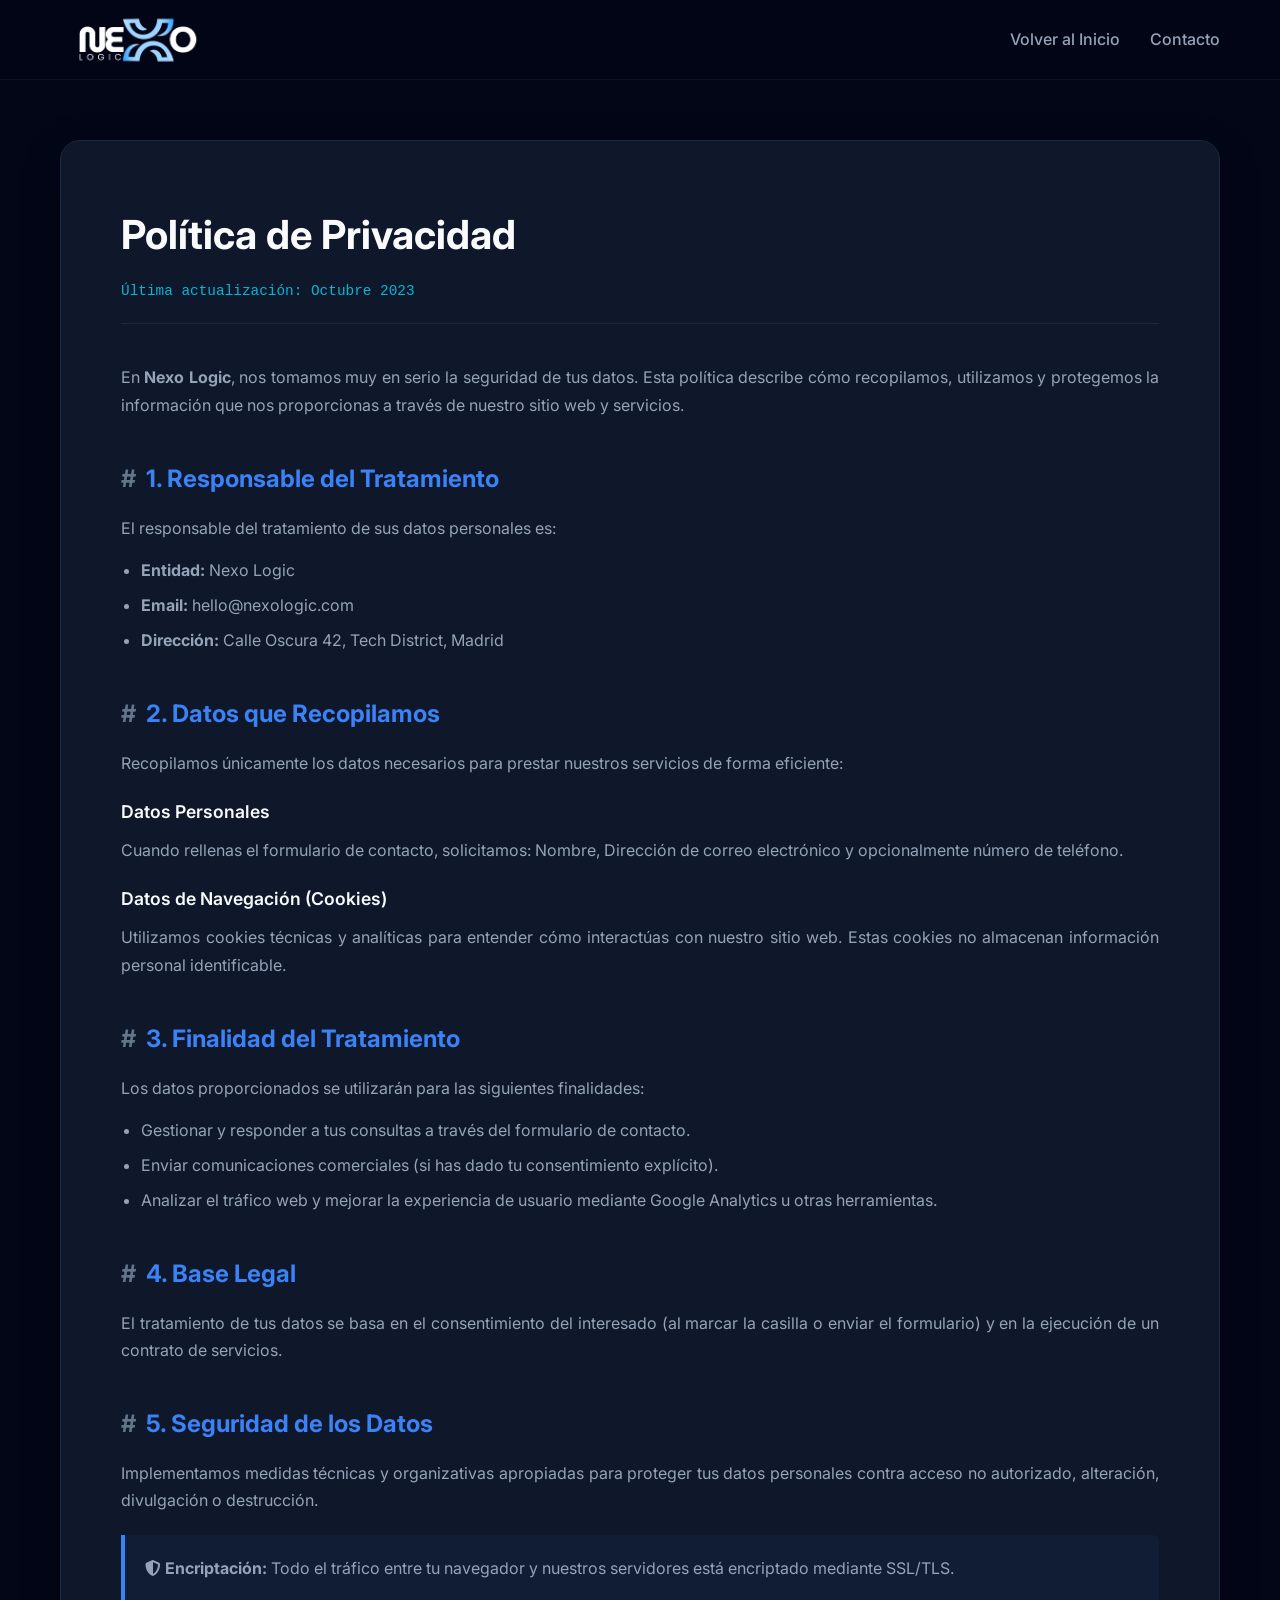
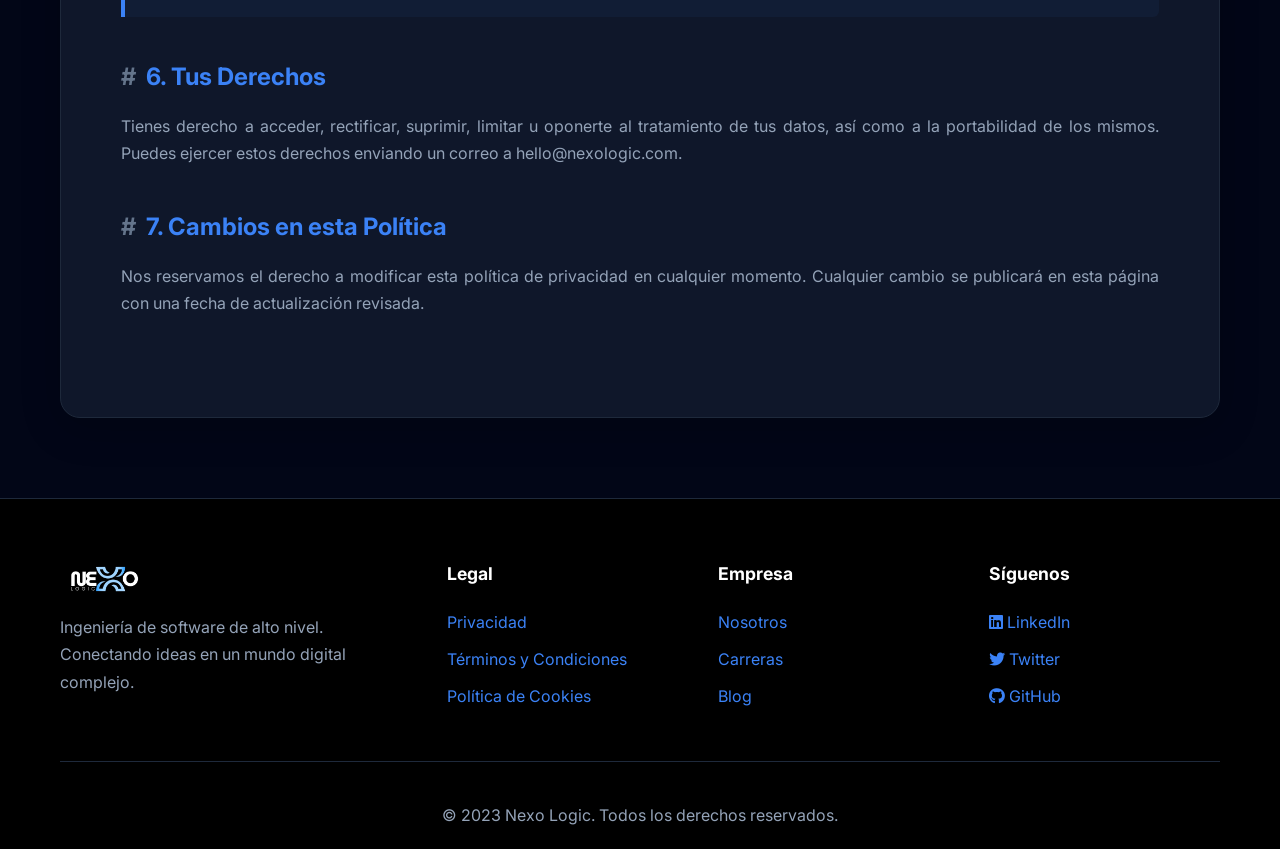
<file: privacidad.html>
<!DOCTYPE html>
<html lang="es">

<head>
    <meta charset="UTF-8">
    <meta name="viewport" content="width=device-width, initial-scale=1.0">
    <meta name="description" content="Política de Privacidad de Nexo Logic. Protección de datos personales y uso de cookies.">
    <title>Política de Privacidad | Nexo Logic</title>

    <!-- Fuentes de Google -->
    <link rel="preconnect" href="https://fonts.googleapis.com">
    <link rel="preconnect" href="https://fonts.gstatic.com" crossorigin>
    <link
        href="https://fonts.googleapis.com/css2?family=Inter:wght@300;400;600;700;800&family=Muli:wght@400;700&display=swap"
        rel="stylesheet">
    
    <!-- Tu Favicon -->
    <link rel="shortcut icon" href="./Agenda(6).ico" type="image/x-icon">

    <!-- Iconos FontAwesome -->
    <link rel="stylesheet" href="https://cdnjs.cloudflare.com/ajax/libs/font-awesome/6.4.0/css/all.min.css">

    <style>
        /* --- VARIABLES CSS (Tema Nocturno - Mismas que index) --- */
        :root {
            --primary-color: #3b82f6;
            --primary-dark: #2563eb;
            --accent-color: #06b6d4;
            --bg-body: #020617;
            --bg-card: #0f172a;
            --bg-card-hover: #1e293b;
            --bg-header: rgba(2, 6, 23, 0.85);
            --text-main: #f8fafc;
            --text-muted: #94a3b8;
            --text-dim: #64748b;
            --border-color: #1e293b;
            --font-main: 'Inter', sans-serif;
            --font-code: 'JetBrains Mono', monospace;
            --container-width: 1200px;
            --header-height: 80px;
        }

        /* --- RESET & GLOBAL --- */
        * {
            margin: 0;
            padding: 0;
            box-sizing: border-box;
        }

        html {
            scroll-behavior: smooth;
        }

        body {
            font-family: var(--font-main);
            color: var(--text-main);
            background-color: var(--bg-body);
            line-height: 1.7; /* Mayor espaciado para lectura legal */
            overflow-x: hidden;
        }

        a {
            text-decoration: none;
            color: var(--primary-color);
            transition: color 0.3s;
        }

        a:hover {
            color: var(--accent-color);
            text-decoration: underline;
        }

        ul {
            list-style: none;
        }

        /* --- HEADER --- */
        header {
            height: var(--header-height);
            background-color: var(--bg-header);
            backdrop-filter: blur(12px);
            -webkit-backdrop-filter: blur(12px);
            position: fixed;
            top: 0;
            left: 0;
            width: 100%;
            z-index: 1000;
            border-bottom: 1px solid rgba(255, 255, 255, 0.05);
            display: flex;
            align-items: center;
        }

        .nav-container {
            max-width: var(--container-width);
            margin: 0 auto;
            padding: 0 20px;
            display: flex;
            justify-content: space-between;
            align-items: center;
            width: 100%;
        }

        .logo {
            font-size: 1.5rem;
            font-weight: 800;
            color: var(--text-main);
            display: flex;
            align-items: center;
            gap: 10px;
        }

        .img-nexo {
            height: 70px;
            width: auto;
        }

        .nav-links {
            display: flex;
            gap: 30px;
        }

        .nav-links a {
            color: var(--text-muted);
            text-decoration: none;
            font-weight: 500;
        }

        .nav-links a:hover {
            color: var(--primary-color);
            text-shadow: 0 0 8px rgba(59, 130, 246, 0.4);
        }

        .mobile-menu-btn {
            display: none;
            font-size: 1.5rem;
            cursor: pointer;
            color: var(--text-main);
        }

        /* --- CONTENIDO PRINCIPAL DE PRIVACIDAD --- */
        .privacy-section {
            padding: calc(var(--header-height) + 60px) 0 80px;
            min-height: 100vh;
        }

        .container {
            max-width: var(--container-width);
            margin: 0 auto;
            padding: 0 20px;
        }

        /* Contenedor estilo "Papel" dentro del modo oscuro */
        .paper-card {
            background-color: var(--bg-card);
            border: 1px solid var(--border-color);
            border-radius: 20px;
            padding: 60px;
            box-shadow: 0 10px 40px rgba(0, 0, 0, 0.2);
        }

        .header-text {
            margin-bottom: 40px;
            padding-bottom: 20px;
            border-bottom: 1px solid var(--border-color);
        }

        .header-text h1 {
            font-size: 2.5rem;
            color: var(--text-main);
            margin-bottom: 10px;
        }

        .update-date {
            font-family: var(--font-code);
            color: var(--accent-color);
            font-size: 0.9rem;
        }

        .content-block {
            margin-bottom: 40px;
        }

        .content-block h2 {
            font-size: 1.5rem;
            color: var(--primary-color);
            margin-bottom: 15px;
            display: flex;
            align-items: center;
            gap: 10px;
        }
        
        .content-block h2::before {
            content: '#';
            color: var(--text-dim);
        }

        .content-block h3 {
            font-size: 1.1rem;
            color: var(--text-main);
            margin-top: 20px;
            margin-bottom: 10px;
            font-weight: 600;
        }

        .content-block p {
            margin-bottom: 15px;
            color: var(--text-muted);
            text-align: justify;
        }

        .content-block ul {
            margin-bottom: 15px;
            padding-left: 20px;
            list-style-type: disc;
            color: var(--text-muted);
        }
        
        .content-block li {
            margin-bottom: 8px;
        }

        .highlight-box {
            background: rgba(59, 130, 246, 0.05);
            border-left: 4px solid var(--primary-color);
            padding: 20px;
            margin: 20px 0;
            border-radius: 0 6px 6px 0;
        }

        /* --- FOOTER --- */
        footer {
            background-color: #000000;
            color: var(--text-muted);
            padding: 60px 0 20px;
            border-top: 1px solid var(--border-color);
        }

        .footer-grid {
            display: grid;
            grid-template-columns: 1.5fr 1fr 1fr 1fr;
            gap: 40px;
            margin-bottom: 40px;
            padding-bottom: 40px;
            border-bottom: 1px solid #1e293b;
        }

        .footer-brand p {
            margin-top: 15px;
            max-width: 300px;
        }

        .footer-col h4 {
            color: white;
            margin-bottom: 20px;
            font-size: 1.1rem;
        }

        .footer-col ul li {
            margin-bottom: 10px;
        }

        .footer-col a:hover {
            color: var(--accent-color);
        }

        .copyright {
            text-align: center;
        }

        /* --- RESPONSIVE --- */
        @media (max-width: 768px) {
            .paper-card {
                padding: 30px;
            }
            
            .header-text h1 {
                font-size: 2rem;
            }

            .mobile-menu-btn {
                display: block;
            }

            .nav-links {
                position: fixed;
                top: var(--header-height);
                left: 0;
                width: 100%;
                background: #0f172a;
                border-bottom: 1px solid rgba(255,255,255,0.1);
                flex-direction: column;
                padding: 20px;
                box-shadow: 0 10px 20px rgba(0,0,0,0.5);
                transform: translateY(-150%);
                transition: transform 0.3s ease-in-out;
                text-align: center;
                gap: 20px;
                z-index: 999;
            }

            .nav-links.active {
                transform: translateY(0);
            }
            
            .footer-grid {
                grid-template-columns: 1fr;
            }
        }
    </style>
</head>

<body>

    <!-- Header -->
    <header>
        <div class="nav-container">
            <a href="index.html" class="logo">
                <!-- Tu logo imagen -->
                <img class="img-nexo" src="./Agenda(5).png" alt="Nexo Logic Logo">
            </a>

            <nav>
                <ul class="nav-links" id="navLinks">
                    <!-- Link de vuelta al inicio -->
                    <li><a href="index.html">Volver al Inicio</a></li>
                    <li><a href="#contacto">Contacto</a></li>
                </ul>
            </nav>

            <div class="mobile-menu-btn" id="mobileMenuBtn">
                <i class="fa-solid fa-bars"></i>
            </div>
        </div>
    </header>

    <!-- Main Content -->
    <main class="privacy-section">
        <div class="container">
            <article class="paper-card">
                <div class="header-text">
                    <h1>Política de Privacidad</h1>
                    <p class="update-date">Última actualización: Octubre 2023</p>
                </div>

                <div class="content-block">
                    <p>En <strong>Nexo Logic</strong>, nos tomamos muy en serio la seguridad de tus datos. Esta política describe cómo recopilamos, utilizamos y protegemos la información que nos proporcionas a través de nuestro sitio web y servicios.</p>
                </div>

                <div class="content-block">
                    <h2>1. Responsable del Tratamiento</h2>
                    <p>El responsable del tratamiento de sus datos personales es:</p>
                    <ul>
                        <li><strong>Entidad:</strong> Nexo Logic</li>
                        <li><strong>Email:</strong> hello@nexologic.com</li>
                        <li><strong>Dirección:</strong> Calle Oscura 42, Tech District, Madrid</li>
                    </ul>
                </div>

                <div class="content-block">
                    <h2>2. Datos que Recopilamos</h2>
                    <p>Recopilamos únicamente los datos necesarios para prestar nuestros servicios de forma eficiente:</p>
                    
                    <h3>Datos Personales</h3>
                    <p>Cuando rellenas el formulario de contacto, solicitamos: Nombre, Dirección de correo electrónico y opcionalmente número de teléfono.</p>

                    <h3>Datos de Navegación (Cookies)</h3>
                    <p>Utilizamos cookies técnicas y analíticas para entender cómo interactúas con nuestro sitio web. Estas cookies no almacenan información personal identificable.</p>
                </div>

                <div class="content-block">
                    <h2>3. Finalidad del Tratamiento</h2>
                    <p>Los datos proporcionados se utilizarán para las siguientes finalidades:</p>
                    <ul>
                        <li>Gestionar y responder a tus consultas a través del formulario de contacto.</li>
                        <li>Enviar comunicaciones comerciales (si has dado tu consentimiento explícito).</li>
                        <li>Analizar el tráfico web y mejorar la experiencia de usuario mediante Google Analytics u otras herramientas.</li>
                    </ul>
                </div>

                <div class="content-block">
                    <h2>4. Base Legal</h2>
                    <p>El tratamiento de tus datos se basa en el consentimiento del interesado (al marcar la casilla o enviar el formulario) y en la ejecución de un contrato de servicios.</p>
                </div>

                <div class="content-block">
                    <h2>5. Seguridad de los Datos</h2>
                    <p>Implementamos medidas técnicas y organizativas apropiadas para proteger tus datos personales contra acceso no autorizado, alteración, divulgación o destrucción.</p>
                    <div class="highlight-box">
                        <p><strong><i class="fa-solid fa-shield-halved"></i> Encriptación:</strong> Todo el tráfico entre tu navegador y nuestros servidores está encriptado mediante SSL/TLS.</p>
                    </div>
                </div>

                <div class="content-block">
                    <h2>6. Tus Derechos</h2>
                    <p>Tienes derecho a acceder, rectificar, suprimir, limitar u oponerte al tratamiento de tus datos, así como a la portabilidad de los mismos. Puedes ejercer estos derechos enviando un correo a hello@nexologic.com.</p>
                </div>

                <div class="content-block">
                    <h2>7. Cambios en esta Política</h2>
                    <p>Nos reservamos el derecho a modificar esta política de privacidad en cualquier momento. Cualquier cambio se publicará en esta página con una fecha de actualización revisada.</p>
                </div>
            </article>
        </div>
    </main>

    <!-- Footer -->
    <footer>
        <div class="container">
            <div class="footer-grid">
                <div class="footer-brand">
                    <a href="index.html" class="logo">
                         <!-- Logo en footer -->
                         <img src="./Agenda(5).png" alt="Nexo Logic Logo" style="height: 40px; width: auto;">
                    </a>
                    <p>Ingeniería de software de alto nivel. Conectando ideas en un mundo digital complejo.</p>
                </div>

                <div class="footer-col">
                    <h4>Legal</h4>
                    <ul>
                        <li><a href="#">Privacidad</a></li>
                        <li><a href="#">Términos y Condiciones</a></li>
                        <li><a href="#">Política de Cookies</a></li>
                    </ul>
                </div>

                <div class="footer-col">
                    <h4>Empresa</h4>
                    <ul>
                        <li><a href="index.html">Nosotros</a></li>
                        <li><a href="#">Carreras</a></li>
                        <li><a href="#">Blog</a></li>
                    </ul>
                </div>

                <div class="footer-col">
                    <h4>Síguenos</h4>
                    <ul>
                        <li><a href="#"><i class="fa-brands fa-linkedin"></i> LinkedIn</a></li>
                        <li><a href="#"><i class="fa-brands fa-twitter"></i> Twitter</a></li>
                        <li><a href="#"><i class="fa-brands fa-github"></i> GitHub</a></li>
                    </ul>
                </div>
            </div>

            <div class="copyright">
                <p>&copy; 2023 Nexo Logic. Todos los derechos reservados.</p>
            </div>
        </div>
    </footer>

    <!-- Scripts (Menú Móvil) -->
    <script>
        const mobileMenuBtn = document.getElementById('mobileMenuBtn');
        const navLinks = document.getElementById('navLinks');

        mobileMenuBtn.addEventListener('click', () => {
            navLinks.classList.toggle('active');
            const icon = mobileMenuBtn.querySelector('i');
            if (navLinks.classList.contains('active')) {
                icon.classList.remove('fa-bars');
                icon.classList.add('fa-xmark');
            } else {
                icon.classList.remove('fa-xmark');
                icon.classList.add('fa-bars');
            }
        });

        // Cerrar menú al hacer click
        document.querySelectorAll('.nav-links a').forEach(link => {
            link.addEventListener('click', () => {
                navLinks.classList.remove('active');
                const icon = mobileMenuBtn.querySelector('i');
                icon.classList.remove('fa-xmark');
                icon.classList.add('fa-bars');
            });
        });
    </script>
</body>

</html>
</file>
